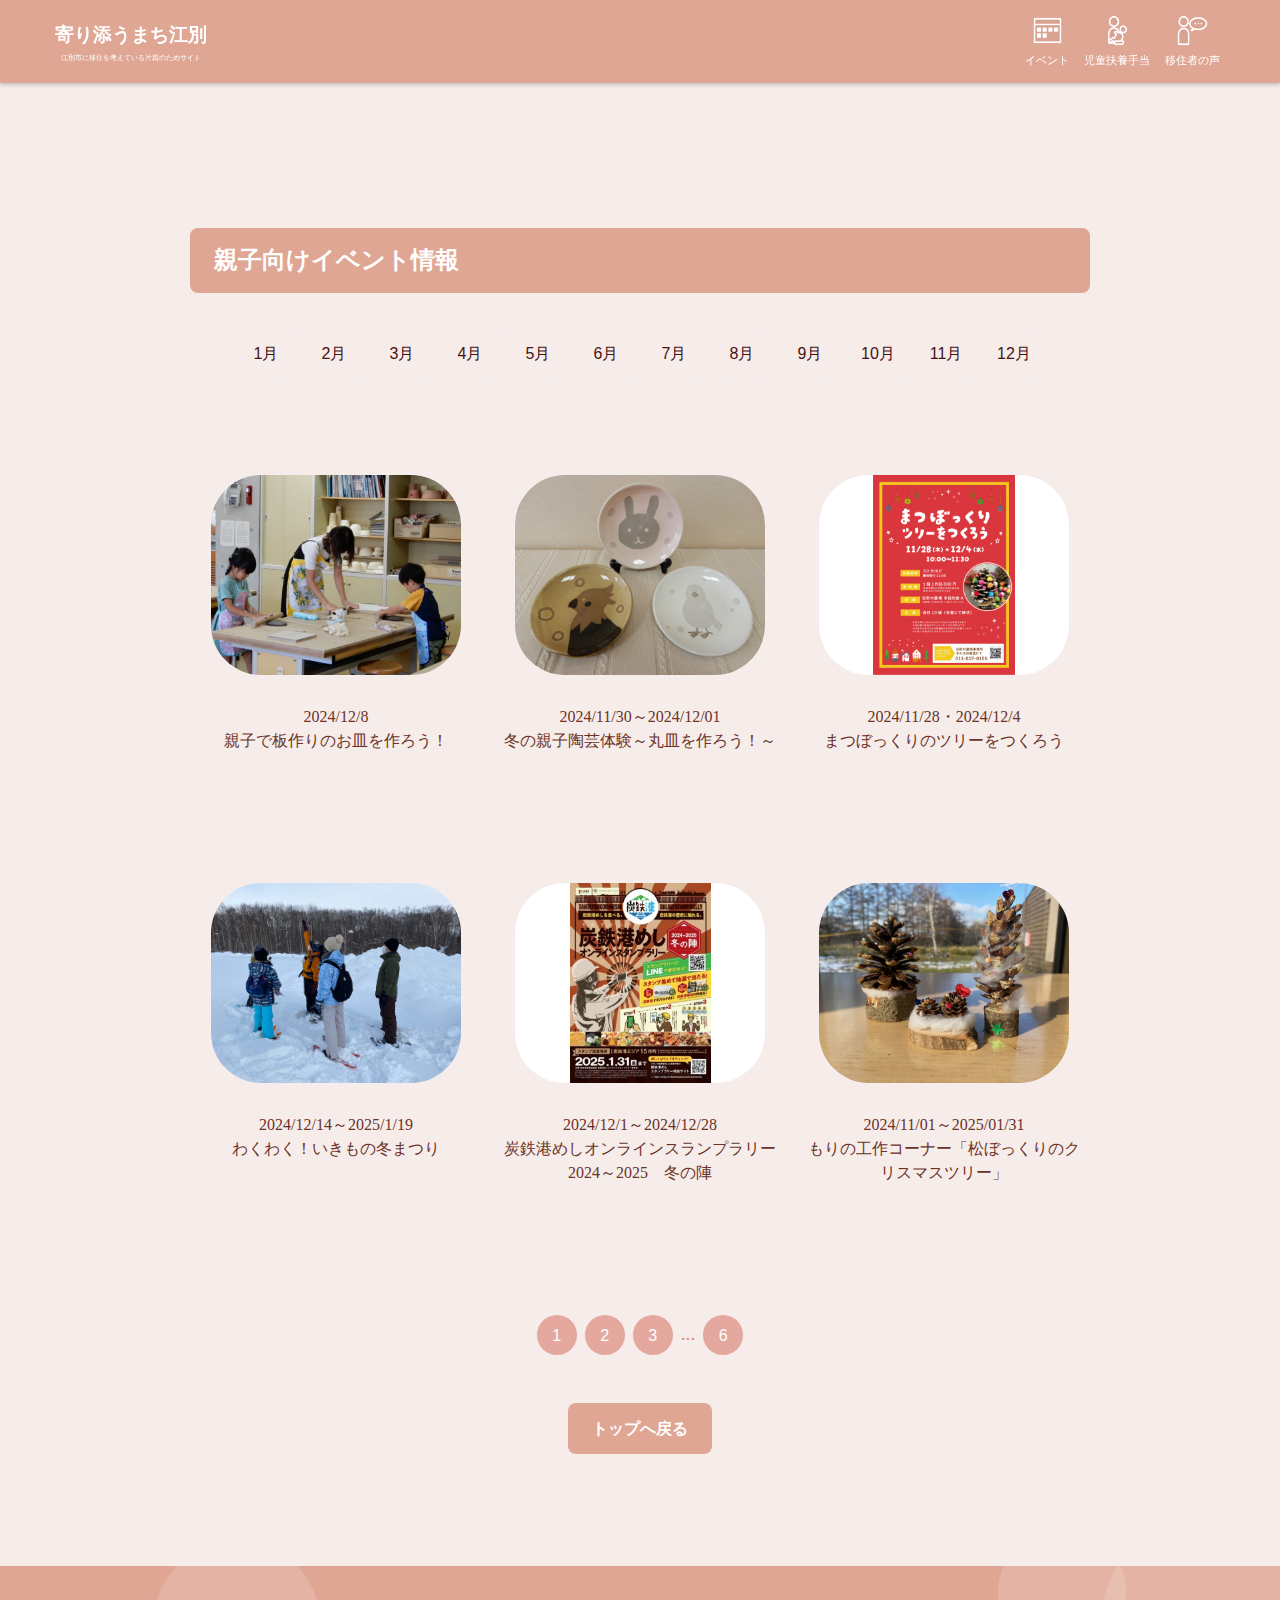
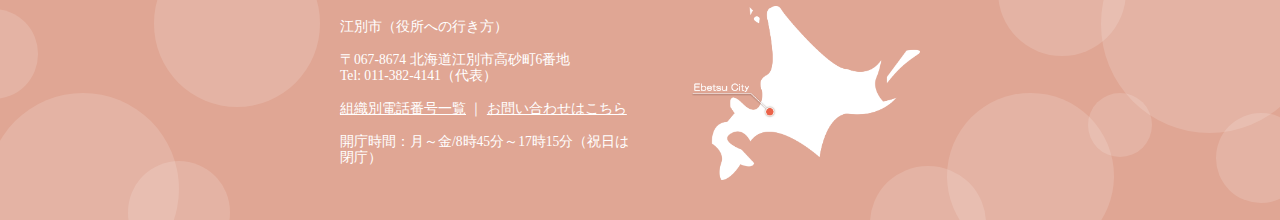
<file: event.html>
<!DOCTYPE html>
<html lang="ja">
<body>
    <head>
        <meta charset="UTF-8">
        <meta name="viewport" content="width=device-width, initial-scale=1.0">
        <title>イベント</title>
        <link rel="stylesheet" href="css/style.css">
    </head>
    <header class="page-header">
        <div class="header-container">
            <div class="site-title-main">
                <h2 class="site-title"><a href="index.html">寄り添うまち江別</a></h2>
                <p>江別市に移住を考えている片親のためサイト</p>
            <nav>    
            </div>
                <ul class="main-nav font-japanese">
                    <li>
                        <a href="event.html">
                            <img src="img/icon-event.png" alt="event">
                            イベント
                        </a>
                    </li>
                    <li>
                        <a href="support.html">
                            <img src="img/icon-support.png" alt="support">
                            児童扶養手当
                        </a>
                    </li>
                    <li>
                        <a href="voice.html">
                            <img src="img/icon-voice.png" alt="voice">
                            移住者の声
                        </a>
                    </li>
                </ul>
            </nav>
        </div>
    </header>
<main>
    <section class="event-sub">
        <h2 class="section-title">親子向けイベント情報</h2>

        <section>
            <div class="pagination2">
                <button class="page-number2">1月</button>
                <button class="page-number2">2月</button>
                <button class="page-number2">3月</button>
                <button class="page-number2">4月</button>
                <button class="page-number2">5月</button>
                <button class="page-number2">6月</button>
                <button class="page-number2">7月</button>
                <button class="page-number2">8月</button>
                <button class="page-number2">9月</button>
                <button class="page-number2">10月</button>
                <button class="page-number2">11月</button>
                <button class="page-number2">12月</button>
              </div>
            <script>
                document.addEventListener('DOMContentLoaded', () => {
                  const pageButtons = document.querySelectorAll('.page-number');
                  pageButtons.forEach(button => {
                    button.addEventListener('click', () => {
                      pageButtons.forEach(btn => btn.classList.remove('active'));
                      
                      button.classList.add('active');

                      console.log(`Page ${button.textContent} clicked`);
                    });
                  });
                });
            </script>      
        </section>

    <div class="event-grid">
            <div class="event-item">
                <div class="image-box2">
                <img src="img/event1.jpg" alt="画像">
            </div>
            <div class="text-box2">
                <p class="text">2024/12/8<br>親子で板作りのお皿を作ろう！</p>
            </div>
            </div>
            <div class="event-item">
            <div class="image-box2">
                <img src="img/event2.jpg" alt="画像">
            </div>
            <div class="text-box2">
                <p class="text">2024/11/30～2024/12/01<br>冬の親子陶芸体験～丸皿を作ろう！～</p>
            </div>
            </div>
            <div class="event-item">
            <div class="image-box2">
                <img src="img/event3.jpg" alt="画像">
            </div>
            <div class="text-box2">
                <p class="text">2024/11/28・2024/12/4<br>まつぼっくりのツリーをつくろう</p>
            </div>
            </div>
        </div>
        <div class="event-grid">
            <div class="event-item">
                <div class="image-box2">
                <img src="img/event4.jpg" alt="画像">
            </div>
            <div class="text-box2">
                <p class="text">2024/12/14～2025/1/19<br>わくわく！いきもの冬まつり</p>
            </div>
        </div>
        <div class="event-item">
            <div class="image-box2">
                <img src="img/event5.jpg" alt="画像">
            </div>
            <div class="text-box2">
                <p class="text">2024/12/1～2024/12/28<br>炭鉄港めしオンラインスランプラリー　2024～2025　冬の陣</p>
            </div>
        </div>
        <div class="event-item">
            <div class="image-box2">
                <img src="img/event6.jpg" alt="画像">
            </div>
            <div class="text-box2">
                <p class="text">2024/11/01～2025/01/31<br>もりの工作コーナー「松ぼっくりのクリスマスツリー」</p>
            </div>
        </div>
    </div>
    </section>
    <section>
        <div class="pagination">
            <button class="page-number">1</button>
            <button class="page-number">2</button>
            <button class="page-number">3</button>
            <span class="dots">...</span>
            <button class="page-number">6</button>
          </div>
        <script>
            document.addEventListener('DOMContentLoaded', () => {
              const pageButtons = document.querySelectorAll('.page-number');
              pageButtons.forEach(button => {
                button.addEventListener('click', () => {
                  pageButtons.forEach(btn => btn.classList.remove('active'));
                  
                  button.classList.add('active');
          
                  console.log(`Page ${button.textContent} clicked`);
                });
              });
            });
        </script>      
    </section>
    <div class="btns">
        <a class="btn" href="index.html">トップへ戻る</a>
    </div>
</main>
    <footer>
        <div class="footer-container">
                <p class="footer-address">
                江別市（役所への行き方）<br>
                <br>
                〒067-8674 北海道江別市高砂町6番地<br>
                Tel: 011-382-4141（代表）<br>
                <br>
                <a href="https://www.city.ebetsu.hokkaido.jp/soshiki/">組織別電話番号一覧</a> ｜ <a href="https://www.city.ebetsu.hokkaido.jp/soshiki/koucho/13388.html">お問い合わせはこちら</a><br>
                <br>
                開庁時間：月～金/8時45分～17時15分（祝日は閉庁）
                </p>
            <div class="about-map2">
                <img src="img/hokkaido-map2.png" alt="北海道地図2">
            </div>
            <div class="background">
                <div class="circle"></div>
                <div class="circle large"></div>
                <div class="circle large2"></div>
                <div class="circle small"></div>
                <div class="circle small2"></div>
                <div class="circle small3"></div>
    
                <div class="circle large right"></div>
                <div class="circle large right2"></div>
                <div class="circle small right"></div>
                <div class="circle small right2"></div>
            </div>
        </div>
    </footer>
</body>
</html>
</file>
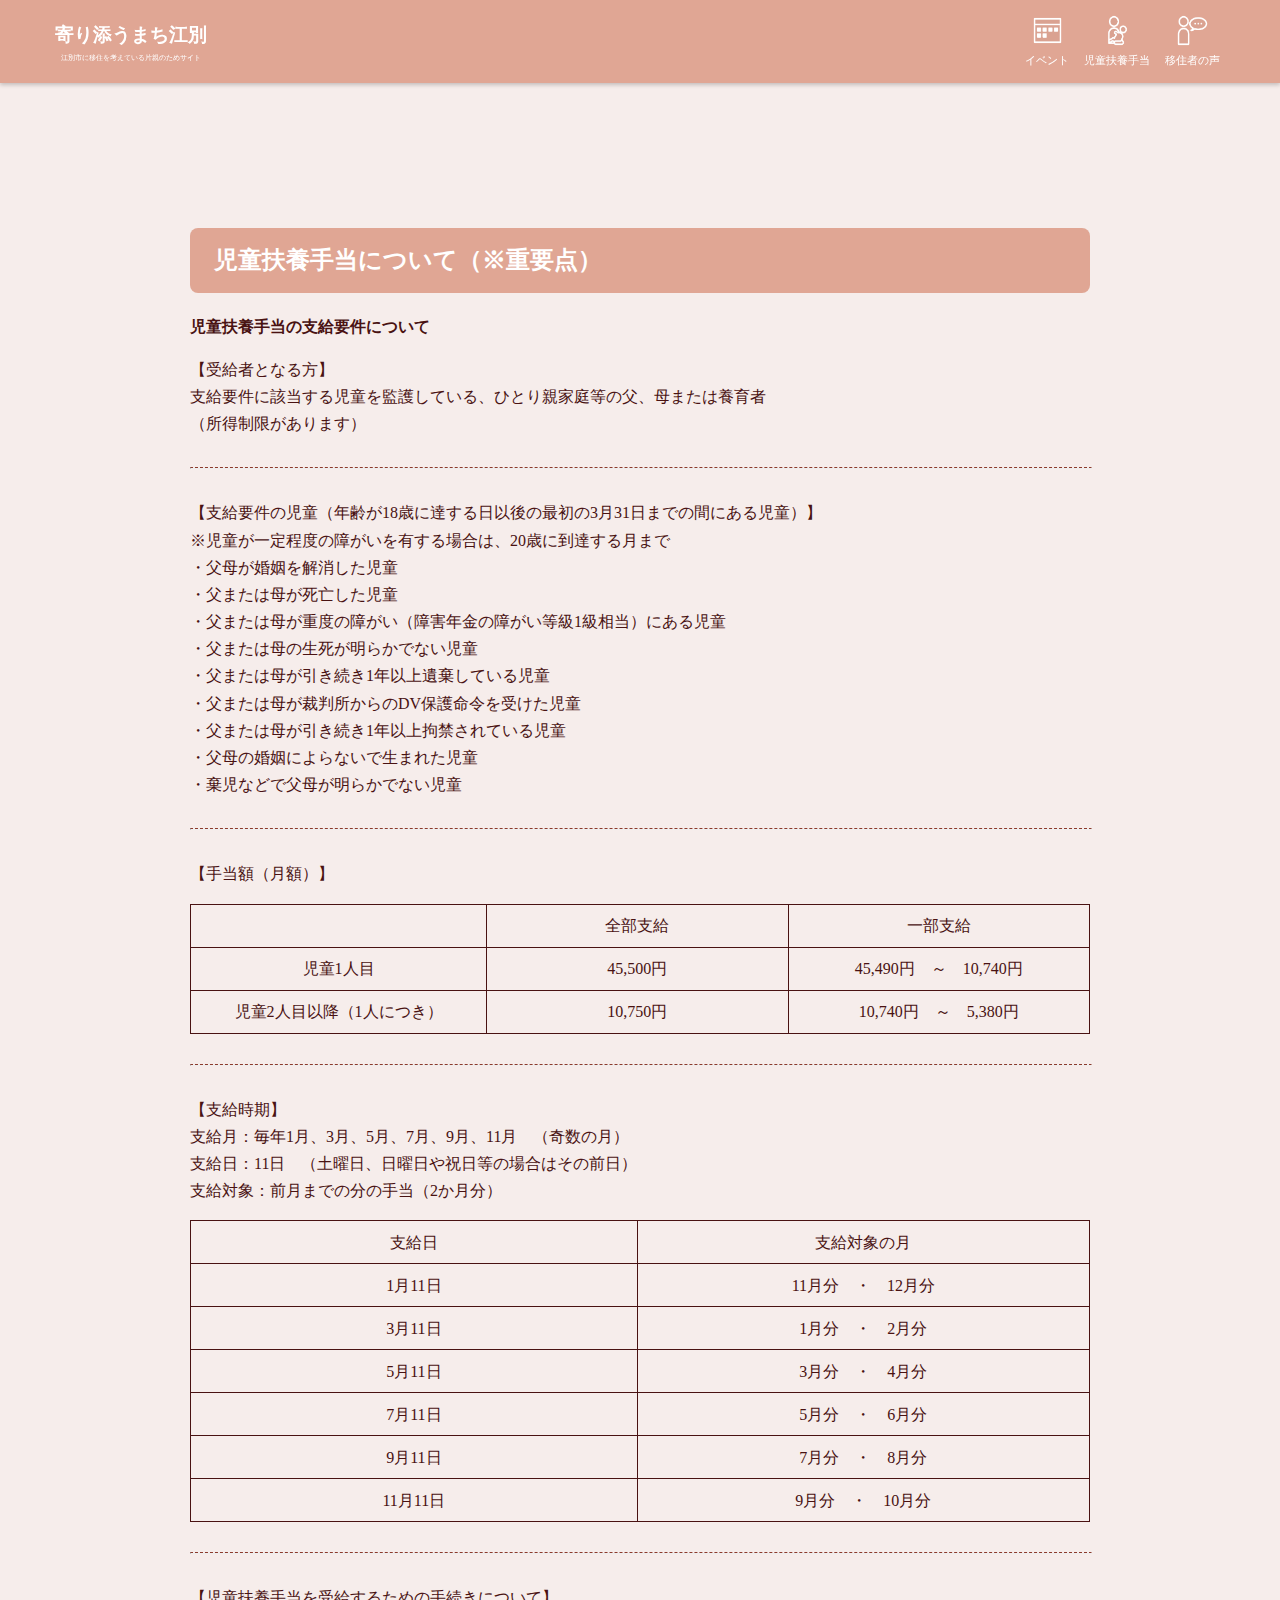
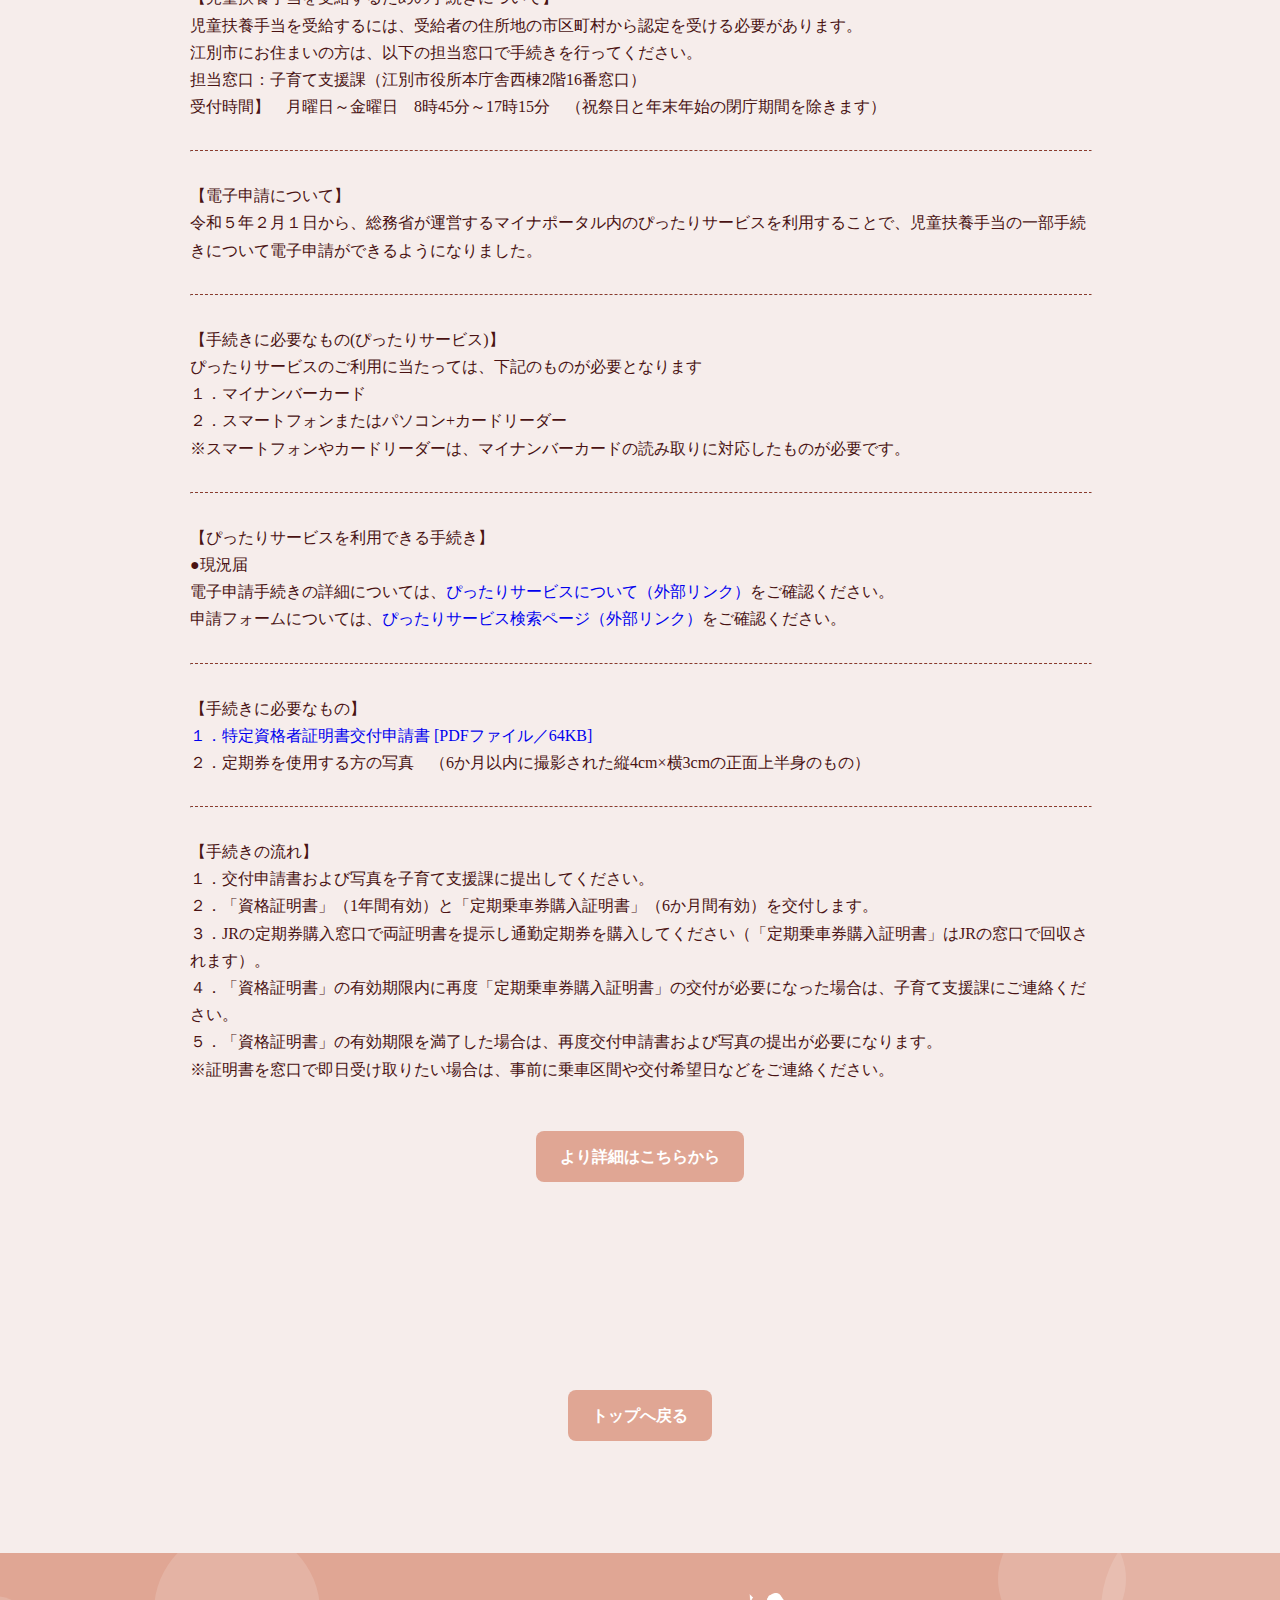
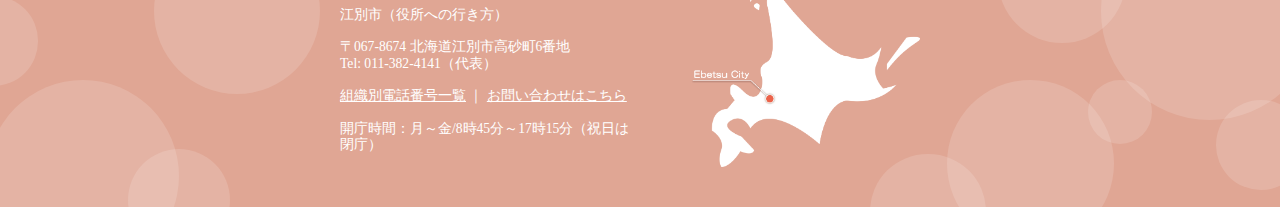
<file: support.html>
<!DOCTYPE html>
<html lang="ja">
<body>
    <head>
        <meta charset="UTF-8">
        <meta name="viewport" content="width=device-width, initial-scale=1.0">
        <title>児童扶養手当</title>
        <link rel="stylesheet" href="css/style.css">
    </head>
    <header class="page-header">
        <div class="header-container">
            <div class="site-title-main">
                <h2 class="site-title"><a href="index.html">寄り添うまち江別</a></h2>
                <p>江別市に移住を考えている片親のためサイト</p>
            <nav>    
            </div>
                <ul class="main-nav font-japanese">
                    <li>
                        <a href="event.html">
                            <img src="img/icon-event.png" alt="event">
                            イベント
                        </a>
                    </li>
                    <li>
                        <a href="support.html">
                            <img src="img/icon-support.png" alt="support">
                            児童扶養手当
                        </a>
                    </li>
                    <li>
                        <a href="voice.html">
                            <img src="img/icon-voice.png" alt="voice">
                            移住者の声
                        </a>
                    </li>
                </ul>
            </nav>
        </div>
    </header>
<main>

    <section class="support-sub">
        <h2 class="section-title">児童扶養手当について（※重要点）</h2>
        <h3>児童扶養手当の支給要件について</h3>

        <p>【受給者となる方】<br>
            支給要件に該当する児童を監護している、ひとり親家庭等の父、母または養育者<br>
            （所得制限があります）
        </p>
        <hr class="line2">
        <p>【支給要件の児童（年齢が18歳に達する日以後の最初の3月31日までの間にある児童）】<br>
            ※児童が一定程度の障がいを有する場合は、20歳に到達する月まで<br>
            ・父母が婚姻を解消した児童 <br>
            ・父または母が死亡した児童 <br>
            ・父または母が重度の障がい（障害年金の障がい等級1級相当）にある児童 <br>
            ・父または母の生死が明らかでない児童 <br>
            ・父または母が引き続き1年以上遺棄している児童 <br>
            ・父または母が裁判所からのDV保護命令を受けた児童<br>
            ・父または母が引き続き1年以上拘禁されている児童<br>
            ・父母の婚姻によらないで生まれた児童<br>
            ・棄児などで父母が明らかでない児童<br>
        </p>
        <hr class="line2">
        <p>【手当額（月額）】

        <table>
            <tbody>
                <tr>
                    <td></td>
                    <td>全部支給</td>
                    <td>一部支給</td>
                </tr>
                 <tr>
                    <td>児童1人目</td>
                    <td>45,500円</td>
                    <td>45,490円　～　10,740円</td>
                </tr>
                 <tr>
                    <td>児童2人目以降（1人につき）</td>
                    <td>10,750円</td>
                    <td>10,740円　～　5,380円</td>
                </tr>
            </tbody>
        </table>

        </p>
        <hr class="line2">
        <p>【支給時期】<br>
        支給月：毎年1月、3月、5月、7月、9月、11月　（奇数の月）<br>
        支給日：11日　（土曜日、日曜日や祝日等の場合はその前日）<br>
        支給対象：前月までの分の手当（2か月分）<br>
        
        <table>
            <tbody>
                <tr>
                    <td>支給日</td>
                    <td>支給対象の月</td>
                </tr>
                 <tr>
                    <td>1月11日</td>
                    <td>11月分　・　12月分</td>
                </tr>
                 <tr>
                    <td>3月11日</td>
                    <td>1月分　・　2月分</td>
                </tr>
                <tr>
                    <td>5月11日</td>
                    <td>3月分　・　4月分</td>
                </tr>
                <tr>
                    <td>7月11日</td>
                    <td>5月分　・　6月分</td>
                </tr>
                <tr>
                    <td>9月11日</td>
                    <td>7月分　・　8月分</td>
                </tr>
                <tr>
                    <td>11月11日</td>
                    <td>9月分　・　10月分</td>
                </tr>
            </tbody>
        </table>

        </p>
        <hr class="line2">
        <p>【児童扶養手当を受給するための手続きについて】<br>
            児童扶養手当を受給するには、受給者の住所地の市区町村から認定を受ける必要があります。<br>
            江別市にお住まいの方は、以下の担当窓口で手続きを行ってください。<br>
            担当窓口：子育て支援課（江別市役所本庁舎西棟2階16番窓口）<br>
            受付時間】　月曜日～金曜日　8時45分～17時15分　（祝祭日と年末年始の閉庁期間を除きます）<br>
        </p>
        <hr class="line2">
        <p>【電子申請について】<br>
            令和５年２月１日から、総務省が運営するマイナポータル内のぴったりサービスを利用することで、児童扶養手当の一部手続きについて電子申請ができるようになりました。<br>
        </p>
        <hr class="line2">
        <p>【手続きに必要なもの(ぴったりサービス)】<br>
            ぴったりサービスのご利用に当たっては、下記のものが必要となります<br>
            １．マイナンバーカード<br>
            ２．スマートフォンまたはパソコン+カードリーダー<br>
            ※スマートフォンやカードリーダーは、マイナンバーカードの読み取りに対応したものが必要です。<br>
        </p>
        <hr class="line2">
        <p>【ぴったりサービスを利用できる手続き】<br>
            ●現況届<br>
            電子申請手続きの詳細については、<a href="https://app.oss.myna.go.jp/Application/resources/about/index.html">ぴったりサービスについて（外部リンク）</a>をご確認ください。<br>
            申請フォームについては、<a href="https://myna.go.jp/search">ぴったりサービス検索ページ（外部リンク）</a>をご確認ください。<br>

        </p>
        <hr class="line2">
        <p>【手続きに必要なもの】<br>
            <a href="https://www.city.ebetsu.hokkaido.jp/uploaded/attachment/72441.pdf">１．特定資格者証明書交付申請書 [PDFファイル／64KB]</a><br>
            ２．定期券を使用する方の写真　（6か月以内に撮影された縦4cm×横3cmの正面上半身のもの）<br>
        </p>
        <hr class="line2">
        <p>【手続きの流れ】<br>
            １．交付申請書および写真を子育て支援課に提出してください。<br>
            ２．「資格証明書」（1年間有効）と「定期乗車券購入証明書」（6か月間有効）を交付します。<br>
            ３．JRの定期券購入窓口で両証明書を提示し通勤定期券を購入してください（「定期乗車券購入証明書」はJRの窓口で回収されます）。<br>
            ４．「資格証明書」の有効期限内に再度「定期乗車券購入証明書」の交付が必要になった場合は、子育て支援課にご連絡ください。<br>
            ５．「資格証明書」の有効期限を満了した場合は、再度交付申請書および写真の提出が必要になります。<br>
            ※証明書を窓口で即日受け取りたい場合は、事前に乗車区間や交付希望日などをご連絡ください。<br>
        </p>

        <div class="btns">
            <a class="btn" href="https://www.city.ebetsu.hokkaido.jp/soshiki/kodomokateika/154.html">より詳細はこちらから</a>
        </div>
    </section>
    <div class="btns">
        <a class="btn" href="index.html">トップへ戻る</a>
    </div>
</main>
    <footer>
        <div class="footer-container">
                <p class="footer-address">
                江別市（役所への行き方）<br>
                <br>
                〒067-8674 北海道江別市高砂町6番地<br>
                Tel: 011-382-4141（代表）<br>
                <br>
                <a href="https://www.city.ebetsu.hokkaido.jp/soshiki/">組織別電話番号一覧</a> ｜ <a href="https://www.city.ebetsu.hokkaido.jp/soshiki/koucho/13388.html">お問い合わせはこちら</a><br>
                <br>
                開庁時間：月～金/8時45分～17時15分（祝日は閉庁）
                </p>
            <div class="about-map2">
                <img src="img/hokkaido-map2.png" alt="北海道地図2">
            </div>
            <div class="background">
                <div class="circle"></div>
                <div class="circle large"></div>
                <div class="circle large2"></div>
                <div class="circle small"></div>
                <div class="circle small2"></div>
                <div class="circle small3"></div>
    
                <div class="circle large right"></div>
                <div class="circle large right2"></div>
                <div class="circle small right"></div>
                <div class="circle small right2"></div>
            </div>
        </div>
    </footer>
</body>
</html>
</file>
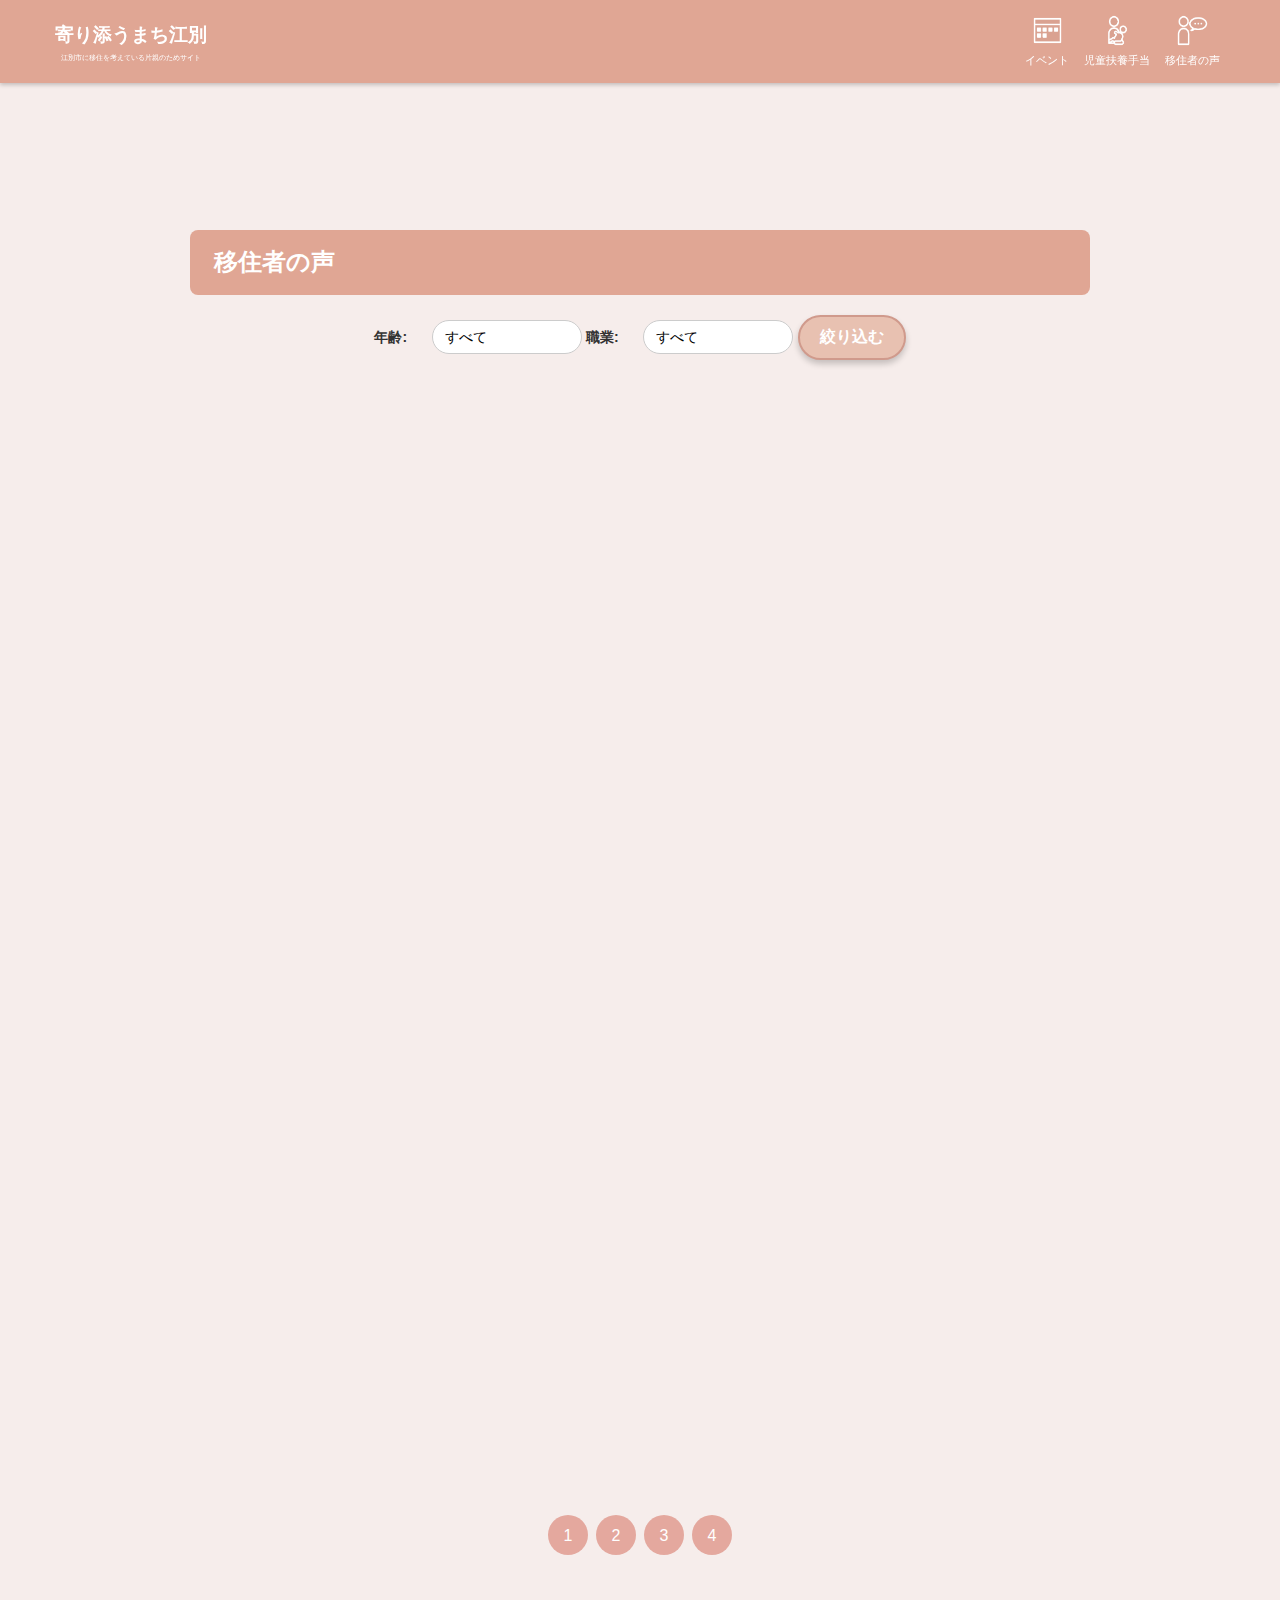
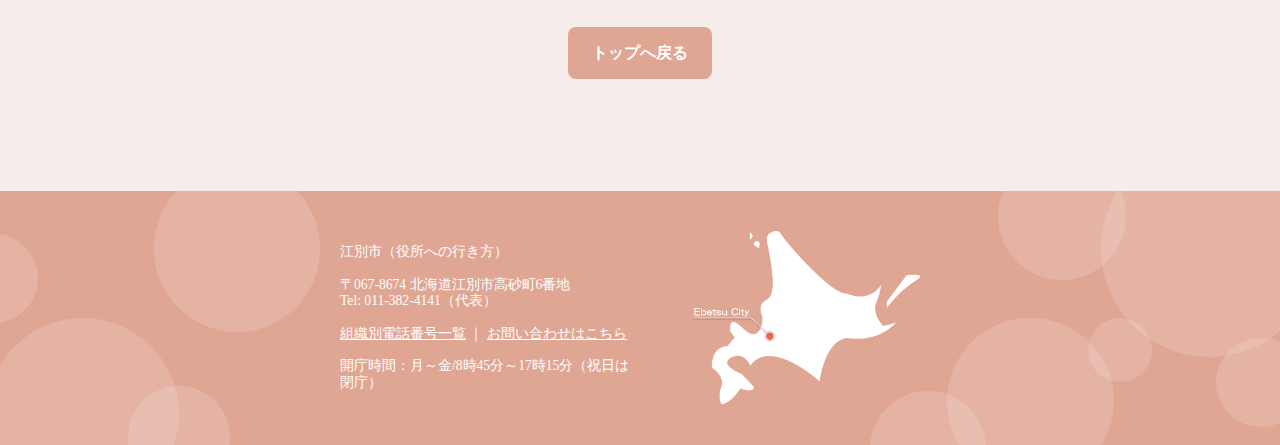
<file: voice.html>
<!DOCTYPE html>
<html lang="ja">
<head>
    <meta charset="UTF-8">
    <meta name="viewport" content="width=device-width, initial-scale=1.0">
    <title>移住者の声</title>
    <link rel="stylesheet" href="css/voice.css" />
    <script src="css/voice.js" defer></script>
</head>
<body>
    <header class="page-header">
        <div class="header-container">
            <div class="site-title-main">
                <h2 class="site-title"><a href="index.html">寄り添うまち江別</a></h2>
                <p>江別市に移住を考えている片親のためサイト</p>
            </div>
            <nav>
                <ul class="main-nav font-japanese">
                    <li>
                        <a href="event.html">
                            <img src="img/icon-event.png" alt="event">
                            イベント
                        </a>
                    </li>
                    <li>
                        <a href="support.html">
                            <img src="img/icon-support.png" alt="support">
                            児童扶養手当
                        </a>
                    </li>
                    <li>
                        <a href="voice.html">
                            <img src="img/icon-voice.png" alt="voice">
                            移住者の声
                        </a>
                    </li>
                </ul>
            </nav>
        </div>
    </header>

    <main>
        <div class="content">
            <h2 class="section-title">移住者の声</h2>
            <section class="filters">
                <form id="filter-form">
                    <label for="age-filter" class="custom-label">年齢:</label>
                    <select id="age-filter" name="age">
                        <option value="all">すべて</option>
                        <option value="10代">10代</option>
                        <option value="30代">30代</option>
                        <option value="40代">40代</option>
                        <option value="50代">50代</option>
                    </select>
                    <label for="job-filter" class="custom-label">職業:</label>
                    <select id="job-filter" name="job">
                        <option value="all">すべて</option>
                        <option value="会社員">会社員</option>
                        <option value="公務員">公務員</option>
                        <option value="自営業">自営業</option>
                        <option value="学生">学生</option>
                        <option value="パート・アルバイト">パート・アルバイト</option>
                    </select>
                    <button type="button" id="filter-button" class="custom-button">絞り込む</button>
                </form>
            </section>

            <section class="results">
                <div id="result-list"></div>
            </section>

            <section class="results">
                <div class="review" data-id="1">
                    <img src="img/42.jpg" alt="移住者イメージ1" />
                    <div class="details">42歳 公務員</div>
                    <strong>「子育て・趣味・仕事 '江別なら' 何でも揃います」</strong>
                    <strong class="small">静岡県出身／あけぼの町在住</strong>
                </div>
                <div class="review" data-id="2">
                    <img src="img/39.jpg" alt="移住者イメージ2" />
                    <div class="details">36歳 自営業</div>
                    <strong>「オーガニック食品を江別市に広めたい」</strong>
                    <strong class="small">旭川市出身／大麻町在住</strong>
                </div>
                <div class="review" data-id="3">
                    <img src="img/50.jpg" alt="移住者イメージ3" />
                    <div class="details">50歳 パート・アルバイト</div>
                    <strong>「子供も私も支えてくれる町」</strong>
                    <strong class="small">江別市出身／野幌町在住</strong>
                </div>
                <div class="review" data-id="4">
                    <img src="img/16.jpg" alt="移住者イメージ4" />
                    <div class="details">16歳 学生</div>
                    <strong>「受験の選択肢が広がる町」</strong>
                    <strong class="small">函館市出身／緑ヶ丘在住</strong>
                </div>
                <div class="review" data-id="5">
                    <img src="img/30.jpg" alt="移住者イメージ5" />
                    <div class="details">30歳 会社員</div>
                    <strong>「自然環境で仕事出来るのが最高です」</strong>
                    <strong class="small">江別市出身／上江別在住</strong>
                </div>
                <div class="review" data-id="6">
                    <img src="img/40.jpg" alt="移住者イメージ6" />
                    <div class="details">40歳 パート・アルバイト</div>
                    <strong>「江別に来てから生活の質が向上しました」</strong>
                    <strong class="small">福岡県出身／高砂町在住</strong>
                </div>
                <div class="review" data-id="7">
                    <img src="img/34.jpg" alt="移住者イメージ7" />
                    <div class="details">34歳 公務員</div>
                    <strong>「新たな挑戦の場がここにあります」</strong>
                    <strong class="small">釧路市出身／豊幌美咲町在住</strong>
                </div>
                <div class="review" data-id="8">
                    <img src="img/33.jpg" alt="移住者イメージ8" />
                    <div class="details">33歳 パート・アルバイト</div>
                    <strong>「夏はイベント、冬は雪原を楽しめます」</strong>
                    <strong class="small">沖縄県出身／東野幌在住</strong>
                </div>
                <div class="review" data-id="9">
                    <img src="img/32.jpg" alt="移住者イメージ9" />
                    <div class="details">32歳 会社員</div>
                    <strong>「ママ友同士の繋がりが増えました」</strong>
                    <strong class="small">札幌市出身／文京台在住</strong>
                </div>
            </section>

            <section>
                <div class="modal-overlay"></div>
                <div class="modal">
                    <span class="close">&times;</span>
                    <div class="modal-content"></div>
                </div>
            </section>
        </div>
    </main>
    <div class="pagination">
      <button class="page-number">1</button>
      <button class="page-number">2</button>
      <button class="page-number">3</button>
      <button class="page-number">4</button>
  </div>
  <div class="btns">
      <a class="btn" href="index.html">トップへ戻る</a>
  </div>
    <footer>
      <div class="footer-container">
              <p class="footer-address">
              江別市（役所への行き方）<br>
              <br>
              〒067-8674 北海道江別市高砂町6番地<br>
              Tel: 011-382-4141（代表）<br>
              <br>
              <a href="https://www.city.ebetsu.hokkaido.jp/soshiki/">組織別電話番号一覧</a> ｜ <a href="https://www.city.ebetsu.hokkaido.jp/soshiki/koucho/13388.html">お問い合わせはこちら</a><br>
              <br>
              開庁時間：月～金/8時45分～17時15分（祝日は閉庁）
              </p>
          <div class="about-map2">
              <img src="img/hokkaido-map2.png" alt="北海道地図2">
          </div>
          <div class="background">
            <div class="circle"></div>
            <div class="circle large"></div>
            <div class="circle large2"></div>
            <div class="circle small"></div>
            <div class="circle small2"></div>
            <div class="circle small3"></div>

            <div class="circle large right"></div>
            <div class="circle large right2"></div>
            <div class="circle small right"></div>
            <div class="circle small right2"></div>
        </div>
      </div>
  </footer>
  </body>
</html>
</file>
<file: css/style.css>
/* 共通部分 */

html {
    font-size: 100%;
}

body {
    font-family: "ヒラギノ丸ゴ Pro W4","ヒラギノ丸ゴ Pro","Hiragino Maru Gothic Pro","ヒラギノ角ゴ Pro W3","Hiragino Kaku Gothic Pro","HG丸ｺﾞｼｯｸM-PRO","HGMaruGothicMPRO";
    line-height: 1.7;
    color: #491212;
    background-color: #f6edeb;
    padding: 0;
    margin: 0 auto;
    font-size: clamp(12px, 1rem, 16px); /* 最小12px、最大16px */
}

/* セクション共通タイトル */
.section-title {
    display: block;
    width: 100%;
    background-color: #E0A694;
    color: #fff;
    border-radius: 8px;
    padding: 0.75rem 1.5rem;
    text-align: left;
    font-weight: bold;
    box-sizing: border-box;
}

.about,.event, .photo-gallery, .support, .voice, .access, .event-sub, .support-sub, .voice-sub {
    max-width: 900px;
    padding: 0 1.5rem;
    margin: 3rem auto 4rem;
    padding-top: 7rem;
}

a {
    text-decoration: none;
}

ul{
    padding-left:0;
}
  
li{
    list-style:none;
}  

/* ヘッダー */

header {
    background-color: #E0A694;
    padding: 8px 55px 8px 55px;
    position: fixed; /* ヘッダーを固定 */
    top: 0%;
    left: 0%;
    width: 100%; /* 横幅100% */
    color: white; /* テキストの色 */
    text-align: center;
    box-shadow: 0 2px 4px rgba(0, 0, 0, 0.2); /* 影を追加 */
    z-index: 1000; /* 他の要素の上に表示 */
    box-sizing: border-box; /* パディング込みの幅計算 */
    overflow: hidden; /* はみ出し要素を隠す */
}

.header-container {
    display: flex;
    justify-content: space-between;
    align-items: center;
}

.main-nav {
    display: flex;
    gap: 5px; /* メニュー間の余白 */
    list-style: none;
    margin: 0;
    padding: 0;
}

.main-nav li {
    text-align: center; /* アイコンとテキストを中央揃え */
    border-radius: 20%; 
}

.main-nav li a {
    transition: background-color 0.3s;
    border-radius: 20%; 
    padding: 5px;
}

.main-nav li a:hover {
    background-color: #d88c82; /* ホバー時の色 */
    border-radius: 20%; 
}

.main-nav a {
    color: #ffffff;
    text-decoration: none;
    display: flex;
    flex-direction: column; /* アイコンをテキストの上に配置 */
    align-items: center; /* 中央揃え */
    font-size: .7rem;
}

.main-nav img {
    width: 35px; /* アイコンのサイズ */
    height: 35px;
    margin-bottom: 3px; /* アイコンとテキストの間隔 */
}

.site-title-main {
    text-align: center;
}

.site-title {
    margin: 0; /* デフォルトの余白を削除 */
    font-size: 1.2rem;
}

.site-title-main p {
    font-size: .46rem;
    margin: 0;
    color: #fff;
}

.site-title a {
    text-decoration: none;
    color: #fff;
}

.header2 {
    position: relative;
    width: 100%;
    height: 90vh; /* 高さを設定 */
    background: url(./img/child.jpg) no-repeat center center / cover;
    -webkit-mask-image: linear-gradient(to bottom, rgba(0, 0, 0, 0.6) 60%, rgba(0, 0, 0, 0) 100%);
    -webkit-mask-repeat: no-repeat;
    -webkit-mask-position: center center;
    -webkit-mask-size: 100% 100%; /* サイズを画面に合わせる */
    mask-image: linear-gradient(to bottom, rgba(0, 0, 0, 0.6) 60%, rgba(0, 0, 0, 0) 100%);
    mask-repeat: no-repeat;
    mask-position: center center;
    mask-size: 100% 100%; /* サイズを画面に合わせる */
}

@media screen and (max-width: 768px) {
    .header2 {
        height: 50vh;
        background: 
            linear-gradient(to bottom, rgba(0, 0, 0, 0.8) 50%, rgba(0, 0, 0, 0) 100%), 
            url(./img/child.jpg) no-repeat center center / cover;
    }
}

.header-img {
    max-width: 30vw;
    height: auto;
}

.header-img2 {
    width: 100%;
    height: auto;
    display: block; /* imgを適切に表示 */
}

/* 江別について */

.about2 {
    display: flex; /* 横並びを維持 */
    align-items: center; /* 垂直方向の中央揃え */
    max-width: 100%; /* 全体の横幅を広げる */
    margin: 0 auto; /* 中央揃え */
    margin-top: 3.5rem;
}

.about-text {
    font-size: 1rem;;
    line-height: 1.8;
    flex: 3; /* テキストエリアの比率を3 */
    margin-right: 20px; /* 画像との間隔を確保 */
    font-size: 1.2rem;
    word-break: break-word; /* 単語を折り返す */
    white-space: normal; /* 自動で改行 */
}

.about-map {
    flex: 2; /* 画像エリアの比率を2 */
    max-width: 100%;
    height: auto;
    overflow: visible; 
}

.about-map img {
    max-width: 100%; /* 画像を親要素内に収める */
    height: auto; /* アスペクト比を維持 */
} 

/* イベント */
.event2 {
    margin: 3.5rem auto;
    background-color: rgba(255, 255, 255, 0.381);
    border-radius: 30px; /* 角丸 */
    padding: 3rem 0;
}

.content-wrapper {
    display: flex; /* フレックスボックスで配置 */
    justify-content: space-between; /* 左右に配置 */
    align-items: flex-end; /* コンテンツを下揃え */
    width: 100%; /* 幅を全体に */
    max-width: 650px; /* 最大幅を設定 */
    box-sizing: border-box;
    margin: 0 auto; /* 中央揃え */
}

.text-box {
    flex: 1; /* 左側の文章エリアを伸ばす */
    max-width: 60%; /* テキストエリアの最大幅 */
}

.text {
    font-size: 1.2rem;
    color: #6c3227; /* テキスト色 */
    line-height: 1.5; /* 行間 */
    margin: 0;
    white-space: normal; 
    overflow: visible;
    text-overflow: ellipsis; /* はみ出た部分を「...」に */
}

.image-box {
    width: 300px; /* 画像エリアの幅 */
    height: 200px; /* 画像エリアの高さ */
    background-color: #fff; /* 画像ボックスの背景 */
    border-radius: 10px; /* 角丸 */
    display: flex;
    justify-content: center;
    align-items: center;
    overflow: hidden; /* 画像がはみ出ないように */
}

.image-box img {
    width: 100%; /* 画像をボックスに合わせる */
    height: auto;
    display: block;
}

.line {
    border-top: 1px dashed #8b3a2c;
    max-width: 700px;
    margin-top: 30px;
    margin-bottom: 30px;
}

/* photogallery */
.content {
    width: 260px;
    height: 220px;
    flex-shrink: 0; /* 各項目のサイズを固定 */
}

.content img {
    width: 100%; /* 親要素の幅に合わせる */
    height: 100%; /* 親要素の高さに合わせる */
    object-fit: cover; /* 画像を枠内に収める */
}

.post-slider {
    display: flex;
    gap: 5px; /* 各画像の間隔 */
    animation: loop-slide 60s linear infinite; /* アニメーションを適用 */
    width: max-content; /* スライダー全体の幅を内容の幅に合わせる */
}

.wrap {
    display: flex;
    align-items: center;
    overflow: hidden; /* スライダーの外側を隠す */
    max-width: 100%; /* ラップの幅を全体にフィットさせる */
}

@keyframes loop-slide {
    0% {
        transform: translateX(0.5); /* スライダー開始位置 */
    }
    100% {
        transform: translateX(-60%);
    }
}

.support-text {
    align-items: center;
    font-size: 1rem;
}

/* voice */
.card-container {
    display: flex; /* 横並びにする */
    gap: 10px; /* カード間の余白 */
    padding: 20px;
    flex-wrap: wrap; /* 折り返しを有効にする */
    justify-content: center; /* 折り返したとき中央揃え */
}

.card {
    background-color: #fff; /* カードの背景色 */
    border-radius: 10px; /* カードの角丸 */
    box-shadow: 0 4px 6px rgba(0, 0, 0, 0.1); /* 影 */
    padding: 20px;
    width: 250px; /* カードの幅 */
    text-align: center; /* 中央揃え */
    color: #8c3d2f; /* テキストの色 */
}

.card h2 {
    margin-top: 10px;
    font-size: 1.25em;
    font-weight: bold;
}

/* 画像ボックス */
.card-box {
    width: 200px; /* 画像エリアの幅 */
    height: 200px; /* 画像エリアの高さ */
    background-color: #fff;
    border-radius: 50px; /* 角丸 */
    display: flex;
    justify-content: center;
    align-items: center;
    overflow: hidden; /* 画像がボックス外に出ないように */
    margin: 0 auto; /* ボックスを中央揃え */
}
  
.card-box img {
    height: 100%; /* 画像をボックスに合わせる */
    display: block;
}
  
/* テキストボックス */
.text-box2 {
    color: #6c3227; /* テキスト色 */
    font-size: 0.7rem;
    line-height: 1.5;
    text-align: center; /* テキストを中央揃え */
}

.text-box2 p {
    font-size: 1rem;
}

/* --- 追加: レスポンシブ対応 --- */
@media (max-width: 768px) {
    .card-container {
        flex-direction: column; /* カードを縦並びにする */
        align-items: center; /* 中央揃え */
    }

    .card {
        width: 90%; /* カード幅を画面幅に合わせる */
        margin-bottom: 20px; /* カード間の余白 */
    }
}

/* ボタン */
.btns {
    text-align: center;
    padding-top: 2rem;
    padding-bottom: 7rem;
}

.btn {
    display: inline-block;
    font-size: 1rem;
    font-weight: bold;
    background-color: #E0A694;
    color: #fff;
    border-radius: 8px;
    padding: .75rem 1.5rem;
    transition: background-color 0.3s;
}

.btn:hover {
    background-color: #d88c82; /* ホバー時の色 */
}

/* googlemap */
iframe {
    width: 100%;
}

/* footer */
footer {
    background-color: #E0A694;
    padding: 40px 10px;
    position: relative; /* .backgroundの基準となる */
    overflow: hidden; /* 円がフッターの外にはみ出さないようにする */
}

.footer-container {
    display: flex; /* フレックスボックスで要素を横並び */
    justify-content: space-between; /* 要素を両端に配置 */
    align-items: center; /* 垂直方向に中央揃え */
    max-width: 600px; /* 横幅を最大1200pxに制限 */
    margin: 0 auto; /* 中央寄せ */
    gap: 20px; /* 要素間の間隔 */
    font-size: .85rem;
}

.footer-address {
    color: #fff;
    line-height: 1.2; /* 行間を1.5倍に */
    flex: 1; /* 左側要素のスペース確保 */
}

.footer-address a {
    color: #fff;
    text-decoration: underline; /* リンクに下線 */
}

.about-map2 {
    flex: 1; /* 画像のエリアを左と同じ比率にする */
    height: auto;
    
}

.about-map2 img {
    max-width: 100%; /* 画像が親要素を超えない */
    width: 250px; /* 固定幅 */
    height: auto; /* 高さを自動調整 */
    object-fit: contain; /* 画像のアスペクト比を維持 */
    display: block;
    margin: 0 auto;
}

.circle {
    position: absolute;
    border-radius: 50%;
    background-color: rgba(255, 255, 255, 0.15); 
    aspect-ratio: 1 / 1;
    width: 15vw;
    top: 50%;
    left: -1%;
}

.circle.large {
    width: 17vw;
    top: -20%;
    left: 86%;
}

.circle.large2 {
    width: 13vw;
    top: 50%;
    left: 74%;
}

.circle.small {
    width: 7vw;
    top: 58%;
    left: 95%;
}

.circle.small2 {
    width: 5vw;
    top: 50%;
    left: 85%;
}

.circle.small3 {
    width: 9vw;
    top: 79%;
    left: 68%;
}

.circle.large.right {
    width: 10vw;
    top: -15%;
    left: 78%;
}

.circle.large.right2 {
    width: 13vw;
    top: -10%;
    left: 12%;
}

.circle.small.right {
    width: 8vw;
    top: 77%;
    left: 10%;
}

.circle.small.right2 {
    width: 7vw;
    top: 17%;
    left: -4%;
}

.background {
    position: absolute;
    top: 0;
    left: 0;
    width: 100%;
    height: 100%;
    z-index: 0; /* 背景をテキストの背面に配置 */
}

.background2 {
    position: absolute;
    top: 0;
    left: 0;
    width: 100%;
    height: 100%;
    z-index: 0; /* 背景をテキストの背面に配置 */
    max-width: 1200px;
}

/* 子ページ */
table {
    border-collapse:  collapse; /* セルの線を重ねる */
    max-width: 1200px;
    width: 100%; 
}

td {
    width: 500px;
    height: 40px;               /* 高さ指定 */
    max-width: 100%;
    text-align:  center;
    border: solid 1px;          /* 枠線指定 */
}

.event-sub {
    padding-top: 10rem
}

.support-sub {
    padding-top: 10rem;
}

.support-sub h3 {
    font-size: 1rem;
}

.support-m {
    font-weight: bold;
    margin-bottom: 0;
}

.line2 {
    border-top: 1px dashed #8b3a2c;
    width: 100%;
    margin-top: 30px;
    margin-bottom: 30px;
}

img {
    display: block; /* 確実に表示する */
}

/* イベント全体 */
.event3 {
    margin-top: 3.5rem;
    text-align: center; /* 全体を中央寄せ */
}
  
.content-wrapper2 {
    display: flex;
    flex-direction: column; /* 縦方向に配置 */
    align-items: center; /* 中央揃え */
    gap: 1rem; /* 画像とテキストの間に余白を追加 */
    padding: 1rem;
    margin: 0 auto;
}
  
/* 画像ボックス */
.image-box2 {
    width: 250px; /* 画像エリアの幅 */
    height: 200px; /* 画像エリアの高さ */
    background-color: #fff;
    border-radius: 50px; /* 角丸 */
    display: flex;
    justify-content: center;
    align-items: center;
    overflow: hidden; /* 画像がボックス外に出ないように */
    margin: 0 auto; /* ボックスを中央揃え */
}
  
.image-box2 img {
    height: 100%; /* 画像をボックスに合わせる */
    display: block;
}
  
/* テキストボックス */
.text-box2 {
    color: #6c3227; /* テキスト色 */
    font-size: 0.7rem;
    line-height: 1.5;
    text-align: center; /* テキストを中央揃え */
}

.text-box2 p {
    font-size: 1rem;
}
  
/* 横線 */
.line-sub {
    border-top: 1px dashed #8b3a2c;
    max-width: 900px;
    margin: 30px auto;
}

/* グリッド全体 */
.event-grid {
    display: flex; /* フレックスボックスを使用 */
    flex-wrap: wrap; /* 複数行に折り返し可能にする */
    justify-content: center; /* 子要素を中央揃え */
    gap: 1.5rem; /* 各イベント間のスペース */
    margin-top: 5rem;
    margin-bottom: 4rem;
    max-width: 1200px;
}
  
/* 各イベントアイテム */
.event-item {
    width: 280px; /* 各イベントの幅 */
    text-align: center; /* コンテンツを中央揃え */
    padding-bottom: 20px;
}
  
/* テキスト */
.text-box2 {
    margin-top: 1rem;
    font-size: 1rem;
    color: #6c3227;
    line-height: 1.5;
    margin: 30px auto;
}
  

/* ページネーション全体 */
.pagination {
    display: flex;
    justify-content: center;
    align-items: center;
    gap: 0.5rem; /* 各要素の間隔 */
    padding: 1rem 0;
}
  
/* ページ番号ボタン */
.page-number {
    background-color: #e4a89e; /* ボタンの背景色 */
    color: #fff; /* テキストの色 */
    border: none;
    border-radius: 50%; /* 丸い形状 */
    width: 40px;
    height: 40px;
    font-size: 1rem;
    text-align: center;
    line-height: 40px; /* 中央揃え */
    cursor: pointer;
    transition: background-color 0.3s;
}
  
.page-number:hover {
    background-color: #d88c82; /* ホバー時の色 */
}
  
/* ドットスタイル */
.dots {
    color: #d88c82; /* ドットの色 */
    font-size: 1.2rem;
}

.pagination2 {
    display: flex;
    justify-content: center;
    align-items: center;
    gap: 0.5rem; /* 各要素の間隔 */
    padding: 1rem 0;
}
  
/* ページ番号ボタン */
.page-number2 {
    color: #491212; /* テキストの色 */
    border: none;
    width: 60px;
    height: 50px;
    border-radius: 20%; 
    font-size: 1rem;
    text-align: center;
    line-height: 40px; /* 中央揃え */
    cursor: pointer;
    transition: background-color 0.3s;
    background-color: #f6edeb;
}
  
.page-number2:hover {
    background-color: #d88c82; /* ホバー時の色 */
    border-radius: 20%; 
}


@media screen and (max-width: 480px) {
    
    .footer-container {
        flex-direction: column; /* 縦並びに変更 */
        align-items: flex-start; /* 左揃え */
    }

    .footer-address {
        flex: unset; /* フレックス比率を解除 */
        max-width: 100%; /* テキストエリアを幅いっぱいに */
        margin-bottom: 20px; /* 下部に余白を追加 */
    }

    .about-map img {
        width: 100%; /* 親要素に合わせる */
        max-width: none; /* max-widthの制限を解除 */
        height: auto; /* アスペクト比を維持 */
    }

    .about-map {
        flex: unset; /* フレックス比率を解除 */
        max-width: 100%; /* 画像エリアを幅いっぱいに */
        text-align: center; /* 画像を中央揃え */
    }

    .about2 {
        flex-direction: column; /* 縦並びに変更 */
        align-items: center; /* 中央揃え */
    }

    .about-text {
        margin-right: 0; /* マージンを削除 */
        text-align: center; /* テキストを中央揃え */
    }

    .about-map img {
        max-width: 70%; /* 画像幅を縮小 */
    }

    .text-class {
        font-size: 14px; /* 小さい画面用のフォントサイズ */
        line-height: 1.5; /* 行間の調整 */
    }
    .map-container img {
        width: 80%; /* 画像の幅を縮小 */
    }

    .main-nav {
        flex-direction: column;
        gap: 10px;
    }
    .header-container {
        flex-direction: column;
        gap: 10px;
    }
    .header-img {
        max-width: 100%; /* 小さい画面で縮小 */
        background: url(./img/child.jpg) no-repeat center center / cover;
    }
}
</file>
<file: css/voice.css>
html {
    font-size: 100%;
}

body {
    padding: 0;
    margin: 0 auto;
    margin-top: var(--header-height, 170px);
    font-family: "ヒラギノ丸ゴ Pro W4","ヒラギノ丸ゴ Pro","Hiragino Maru Gothic Pro","ヒラギノ角ゴ Pro W3","Hiragino Kaku Gothic Pro","HG丸ｺﾞｼｯｸM-PRO","HGMaruGothicMPRO";
    color: #491212;
    background-color: #f6edeb;
    line-height: 1.7;
    font-size: clamp(12px, 1rem, 16px); /* 最小12px、最大16px */
}

.content {
    text-align: center;
    max-width: 900px;
    padding: 0 1.5rem;
    margin: 3rem auto 4rem;
    padding-top: 40px;
}

.section-title {
    display: block;
    width: 100%;
    background-color: #E0A694;
    color: #fff;
    border-radius: 8px;
    padding: 0.75rem 1.5rem;
    text-align: left;
    font-weight: bold;
    box-sizing: border-box;
}

a {
    text-decoration: none;
}

ul{
    padding-left:0;
}
  
li{
    list-style:none;
}  

/* ヘッダー */
header {
    background-color: #E0A694;
    padding: 8px 55px 8px 55px;
    position: fixed; /* ヘッダーを固定 */
    top: 0%;
    left: 0%;
    width: 100%; /* 横幅100% */
    color: white; /* テキストの色 */
    text-align: center;
    box-shadow: 0 2px 4px rgba(0, 0, 0, 0.2); /* 影を追加 */
    z-index: 1000; /* 他の要素の上に表示 */
    box-sizing: border-box; /* パディング込みの幅計算 */
    overflow: hidden; /* はみ出し要素を隠す */
}

.header-container {
    display: flex;
    justify-content: space-between;
    align-items: center;
}

.main-nav {
    display: flex;
    gap: 5px; /* メニュー間の余白 */
    list-style: none;
    margin: 0;
    padding: 0;
}

.main-nav li {
    text-align: center; /* アイコンとテキストを中央揃え */
    border-radius: 20%; 
}

.main-nav li a {
    transition: background-color 0.3s;
    border-radius: 20%; 
    padding: 5px;
}

.main-nav li a:hover {
    background-color: #d88c82; /* ホバー時の色 */
    border-radius: 20%; 
}

.main-nav a {
    color: #ffffff;
    text-decoration: none;
    display: flex;
    flex-direction: column; /* アイコンをテキストの上に配置 */
    align-items: center; /* 中央揃え */
    font-size: .7rem;
}

.main-nav img {
    width: 35px; /* アイコンのサイズ */
    height: 35px;
    margin-bottom: 3px; /* アイコンとテキストの間隔 */
}

.site-title-main {
    text-align: center;
}

.site-title {
    margin: 0; /* デフォルトの余白を削除 */
    font-size: 1.2rem;
}

.site-title-main p {
    font-size: .46rem;
    margin: 0;
    color: #fff;
}

.site-title a {
    text-decoration: none;
    color: #fff;
}

.filters {
    font-family: Arial, sans-serif;
    margin: 20px 0;
  }
  
  .filters label {
    display: inline-block;
    margin-right: 20px;
    font-size: 14px;
    font-weight: bold;
    color: #333;
  }
  
  .filters select {
    appearance: none;
    -webkit-appearance: none;
    -moz-appearance: none;
    border: 1px solid #ccc;
    border-radius: 20px;
    padding: 8px 12px;
    font-size: 14px;
    background-color: white;
    position: relative;
    width: 150px;
    cursor: pointer;
  }
  
  .filters select::after {
    content: '▼';
    font-size: 12px;
    color: #666;
    position: absolute;
    right: 10px;
    top: 50%;
    transform: translateY(-50%);
    pointer-events: none;
  }
  

.results {
    display: grid;
    grid-template-columns: repeat(3, 1fr);
    gap: 20px;
    justify-items: center;
}

.review {
    width: 120%;
    max-width: 250px;
    background: none;
    padding: 15px;
    border-radius: 15px;
    text-align: center;
    transition: transform 0.3s, box-shadow 0.3s;
    opacity: 0;
    transform: translateY(20px);
    animation: fadeIn 1.5s ease-in forwards;
}

@keyframes fadeIn {
    to {
      opacity: 1;
      transform: translateY(0);
    }
}

.review img {
    width: 100%;
    height: auto;
    border-radius: 10px;
    margin-bottom: 10px;
}

.review:hover {
    transform: scale(1.05);
    box-shadow: 0 4px 12px rgba(0, 0, 0, 0.3);
}


.review .details {
    font-size: 12px;
    color: #666;
    margin-top: 10px;
}

.review strong {
    display: block;
    margin: 5px 0;
    font-family: 'UD デジタル 教科書体 NK-B', sans-serif;
}

.review strong.small {
    font-size: 14px;
    color: #ffffff;
    background: #E0A694;
    background-size: 50% auto;
    border-radius: 50px;
}

.modal {
    display: none;
    opacity: 0;
    visibility: hidden;
    transition: opacity 0.3s ease, visibility 0.3s ease;
    position: fixed;
    top: 50%;
    left: 50%;
    transform: translate(-50%, -50%);
    z-index: 1000;
    background: white;
    padding: 20px;
    border-radius: 10px;
    box-shadow: 0 4px 12px rgba(0, 0, 0, 0.3);
    width: 40%;
    overflow-y: auto;
}

.modal .close {
    position: absolute;
    top: 10px;
    right: 10px;
    cursor: pointer;
    font-size: 18px;
    color: #333;
}

.modal.show {
    display: block;
    opacity: 1;
    visibility: visible;
}

.modal-overlay {
    display: none;
    opacity: 0;
    visibility: hidden;
    position: fixed;
    top: 0;
    left: 0;
    width: 100%;
    height: 100%;
    background: rgba(0, 0, 0, 0.5);
    z-index: 999;
    transition: opacity 0.3s ease, visibility 0.3s ease;
}

.modal-overlay.show {
    display: block;
    opacity: 1;
    visibility: visible;
}

.modal img {
    max-width: 100%;
    height: auto;
    border-radius: 10px;
    margin-bottom: 15px;
}

.modal-content {
    display: flex;
    flex-wrap: wrap;
    gap: 20px;
}

.modal-left {
    flex: 1 1 50%;
    display: flex;
    justify-content: center;
    align-items: center;
}

.modal-left img {
    max-width: 100%;
    height: auto;
    border-radius: 10px;
}

.modal-right {
    flex: 1 1 50%;
    display: flex;
    flex-direction: column;
    justify-content: center;
    align-items: flex-start;
    text-align: left;
    padding: 10px;
}

.modal-right p {
    margin: 10px 0;
}

.button {
    display: inline-block;
    margin-top: 15px;
    padding: 10px 20px;
    font-size: 16px;
    color: white;
    background-color: #d09a8c;
    border: none;
    border-radius: 25px;
    text-decoration: none;
    transition: background-color 0.3s, transform 0.3s;
}

.button:hover {
    background-color: #d09a8c;
    transform: scale(1.05);
}

.custom-button {
    background-color: #e8c1b1;
    color: white;
    border: 2px solid #d09a8c;
    border-radius: 50px;
    padding: 10px 20px;
    font-size: 16px;
    font-weight: bold;
    cursor: pointer;
    transition: all 0.3s ease;
    box-shadow: 0 4px 6px rgba(0, 0, 0, 0.2);
}

.custom-button:hover {
    background-color: #d09a8c;
    color: #fff5f3;
    transform: scale(1.05);
    box-shadow: 0 6px 12px rgba(0, 0, 0, 0.3);
}

.custom-button:active {
    background-color: #a86c5f;
    box-shadow: 0 2px 4px rgba(0, 0, 0, 0.3);
    transform: scale(0.95);
}

.custom-label {
    font-size: 16px;
    font-weight: bold;
    color: #e8c1b1;
    margin-right: 10px;
    display: inline-block;
    cursor: pointer;
    transition: color 0.3s ease;
    display: inline-block;
    margin-right: 10px;
}

.custom-label:hover {
    color: #d09a8c;
}

/* ページネーション全体 */
.pagination {
    display: flex;
    justify-content: center;
    align-items: center;
    gap: 0.5rem; /* 各要素の間隔 */
    padding: 1rem 0;
}
  
/* ページ番号ボタン */
.page-number {
    background-color: #e4a89e; /* ボタンの背景色 */
    color: #fff; /* テキストの色 */
    border: none;
    border-radius: 50%; /* 丸い形状 */
    width: 40px;
    height: 40px;
    font-size: 1rem;
    text-align: center;
    line-height: 40px; /* 中央揃え */
    cursor: pointer;
    transition: background-color 0.3s;
}
  
.page-number:hover {
    background-color: #d88c82; /* ホバー時の色 */
}

/* footer */
footer {
    background-color: #E0A694;
    padding: 40px 10px;
    position: relative; /* .backgroundの基準となる */
    overflow: hidden; /* 円がフッターの外にはみ出さないようにする */
}

.footer-container {
    display: flex; /* フレックスボックスで要素を横並び */
    justify-content: space-between; /* 要素を両端に配置 */
    align-items: center; /* 垂直方向に中央揃え */
    max-width: 600px; /* 横幅を最大1200pxに制限 */
    margin: 0 auto; /* 中央寄せ */
    gap: 20px; /* 要素間の間隔 */
    font-size: .85rem;
}

.footer-address {
    color: #fff;
    line-height: 1.2; /* 行間を1.5倍に */
    flex: 1; /* 左側要素のスペース確保 */
}

.footer-address a {
    color: #fff;
    text-decoration: underline; /* リンクに下線 */
}

.about-map2 {
    flex: 1; /* 画像のエリアを左と同じ比率にする */
    height: auto;
    
}

.about-map2 img {
    max-width: 100%; /* 画像が親要素を超えない */
    width: 250px; /* 固定幅 */
    height: auto; /* 高さを自動調整 */
    object-fit: contain; /* 画像のアスペクト比を維持 */
    display: block;
    margin: 0 auto;
}

.circle {
    position: absolute;
    border-radius: 50%;
    background-color: rgba(255, 255, 255, 0.15); 
    aspect-ratio: 1 / 1;
    width: 15vw;
    top: 50%;
    left: -1%;
}

.circle.large {
    width: 17vw;
    top: -20%;
    left: 86%;
}

.circle.large2 {
    width: 13vw;
    top: 50%;
    left: 74%;
}

.circle.small {
    width: 7vw;
    top: 58%;
    left: 95%;
}

.circle.small2 {
    width: 5vw;
    top: 50%;
    left: 85%;
}

.circle.small3 {
    width: 9vw;
    top: 79%;
    left: 68%;
}

.circle.large.right {
    width: 10vw;
    top: -15%;
    left: 78%;
}

.circle.large.right2 {
    width: 13vw;
    top: -10%;
    left: 12%;
}

.circle.small.right {
    width: 8vw;
    top: 77%;
    left: 10%;
}

.circle.small.right2 {
    width: 7vw;
    top: 17%;
    left: -4%;
}

.background {
    position: absolute;
    top: 0;
    left: 0;
    width: 100%;
    height: 100%;
    z-index: 0; /* 背景をテキストの背面に配置 */
}

/* ボタン */
.btns {
    text-align: center;
    padding-top: 3.5rem;
    padding-bottom: 7rem;
}

.btn {
    display: inline-block;
    font-size: 1rem;
    font-weight: bold;
    background-color: #E0A694;
    color: #fff;
    border-radius: 8px;
    padding: .75rem 1.5rem;
    transition: background-color 0.3s;
}

.btn:hover {
    background-color: #d88c82; /* ホバー時の色 */
}


@media screen and (max-width: 768px) {
    .results {
        grid-template-columns: repeat(2, 1fr); /* 2列レイアウトに変更 */
        gap: 15px;
    }

    .review {
        max-width: 250px; /* カードの幅を調整 */
    }
}

@media screen and (max-width: 480px) {
    
    .footer-container {
        flex-direction: column; /* 縦並びに変更 */
        align-items: flex-start; /* 左揃え */
    }

    .footer-address {
        flex: unset; /* フレックス比率を解除 */
        max-width: 100%; /* テキストエリアを幅いっぱいに */
        margin-bottom: 20px; /* 下部に余白を追加 */
    }

    .about-map img {
        width: 100%; /* 親要素に合わせる */
        max-width: none; /* max-widthの制限を解除 */
        height: auto; /* アスペクト比を維持 */
    }

    .about-map {
        flex: unset; /* フレックス比率を解除 */
        max-width: 100%; /* 画像エリアを幅いっぱいに */
        text-align: center; /* 画像を中央揃え */
    }

    .about2 {
        flex-direction: column; /* 縦並びに変更 */
        align-items: center; /* 中央揃え */
    }

    .about-text {
        margin-right: 0; /* マージンを削除 */
        text-align: center; /* テキストを中央揃え */
    }

    .about-map img {
        max-width: 70%; /* 画像幅を縮小 */
    }

    .text-class {
        font-size: 14px; /* 小さい画面用のフォントサイズ */
        line-height: 1.5; /* 行間の調整 */
    }
    .map-container img {
        width: 80%; /* 画像の幅を縮小 */
    }

    .main-nav {
        flex-direction: column;
        gap: 10px;
    }
    .header-container {
        flex-direction: column;
        gap: 10px;
    }
    .header-img {
        max-width: 50%; /* 小さい画面で縮小 */
    }
}
</file>
